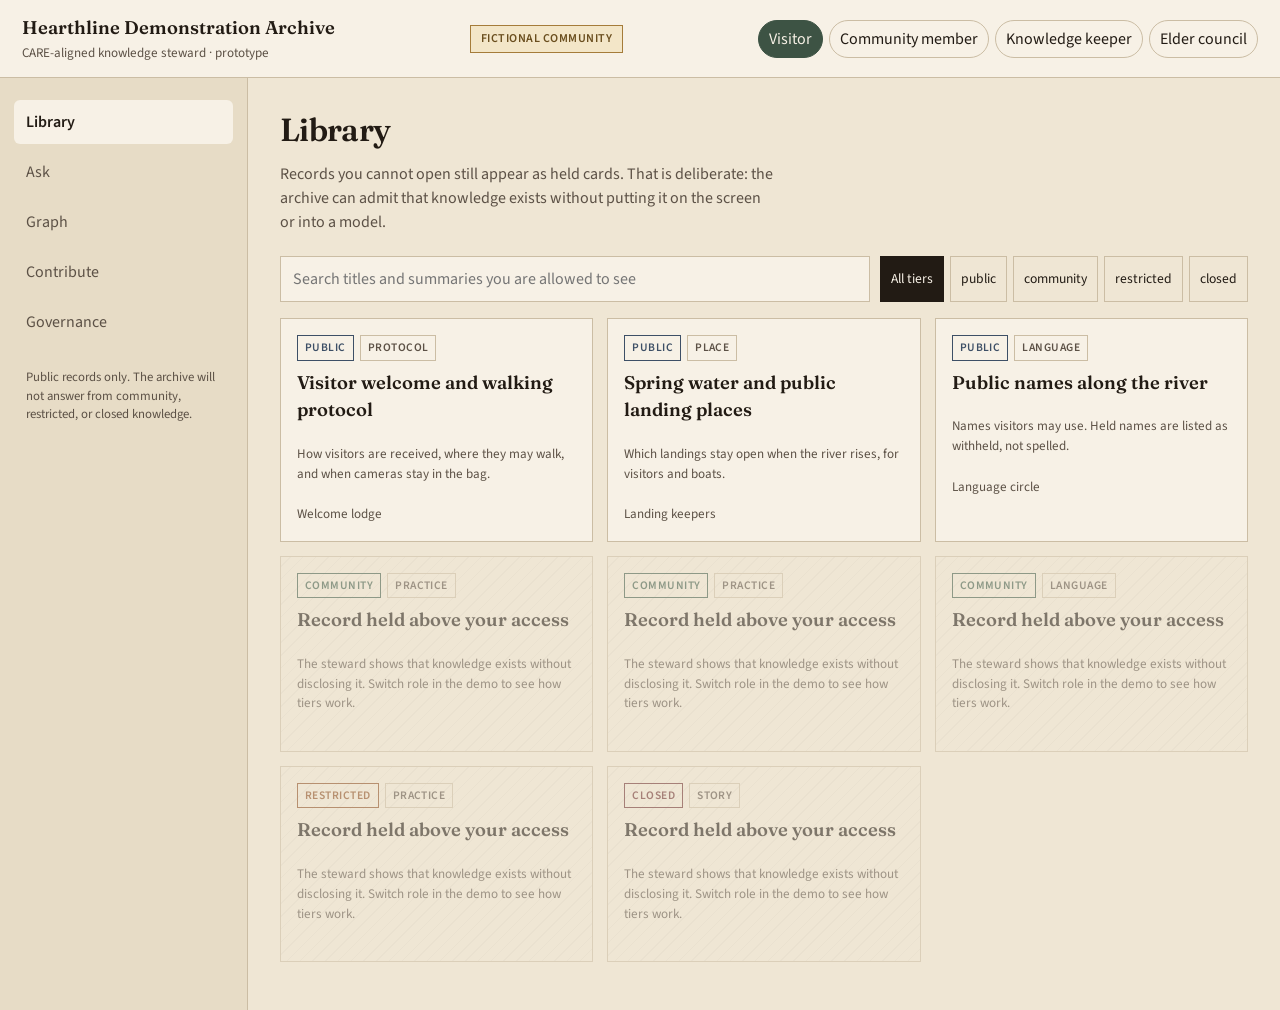
<file: index.html>
<!doctype html>
<html lang="en">
  <head>
    <meta charset="UTF-8" />
    <meta name="viewport" content="width=device-width, initial-scale=1.0" />
    <title>Hearthline — Knowledge Steward</title>
    <link rel="preconnect" href="https://fonts.googleapis.com" />
    <link rel="preconnect" href="https://fonts.gstatic.com" crossorigin />
    <link
      href="https://fonts.googleapis.com/css2?family=Fraunces:opsz,wght@9..144,400;9..144,600&family=Source+Sans+3:wght@400;500;600;700&display=swap"
      rel="stylesheet"
    />
    <link rel="stylesheet" href="styles.css" />
  </head>
  <body>
    <div class="app">
      <header class="topbar">
        <div class="brand">
          <strong>Hearthline Demonstration Archive</strong>
          <span>CARE-aligned knowledge steward · prototype</span>
        </div>
        <span class="demo-flag">Fictional community</span>
        <div class="roles" id="roles" role="tablist" aria-label="Demonstration role"></div>
      </header>
      <nav class="nav" id="nav"></nav>
      <main class="main" id="main"></main>
    </div>
    <script src="app.js"></script>
  </body>
</html>
</file>
<file: styles.css>
:root {
  --paper: #efe6d4;
  --paper-2: #e7dcc6;
  --ink: #221b14;
  --ink-soft: #5c5146;
  --rule: #cbbda4;
  --moss: #3d5344;
  --clay: #9c4b32;
  --gold: #a57c3a;
  --closed: #6b2e2e;
  --restricted: #8a4b1f;
  --community: #3f5c4a;
  --public: #3d4f66;
  --white: #f7f1e6;
  --serif: "Fraunces", "Palatino Linotype", Georgia, serif;
  --sans: "Source Sans 3", "Segoe UI", sans-serif;
}

* { box-sizing: border-box; }

html, body {
  margin: 0;
  min-height: 100%;
}

body {
  background: var(--paper);
  color: var(--ink);
  font-family: var(--sans);
  font-size: 16px;
  line-height: 1.5;
}

button, input, textarea, select {
  font: inherit;
  color: inherit;
}

button { cursor: pointer; }

.app {
  min-height: 100vh;
  display: grid;
  grid-template-columns: 248px 1fr;
  grid-template-rows: auto 1fr;
}

.topbar {
  grid-column: 1 / -1;
  display: flex;
  align-items: center;
  justify-content: space-between;
  gap: 16px;
  padding: 14px 22px;
  border-bottom: 1px solid var(--rule);
  background: var(--white);
}

.brand { display: flex; flex-direction: column; gap: 2px; }

.brand strong {
  font-family: var(--serif);
  font-size: 1.15rem;
  font-weight: 600;
}

.brand span, .muted {
  color: var(--ink-soft);
  font-size: 0.82rem;
}

.demo-flag {
  border: 1px solid var(--gold);
  color: #6a4e1e;
  background: #f3e6c8;
  padding: 4px 10px;
  font-size: 0.75rem;
  font-weight: 600;
  letter-spacing: 0.04em;
  text-transform: uppercase;
}

.roles, .chips, .row, .examples { display: flex; gap: 6px; flex-wrap: wrap; }

.roles button {
  border: 1px solid var(--rule);
  background: transparent;
  padding: 6px 10px;
  border-radius: 999px;
}

.roles button.active {
  background: var(--moss);
  border-color: var(--moss);
  color: var(--white);
}

.nav {
  border-right: 1px solid var(--rule);
  padding: 22px 14px;
  display: flex;
  flex-direction: column;
  gap: 6px;
  background: var(--paper-2);
}

.nav button {
  text-align: left;
  border: 0;
  background: transparent;
  padding: 10px 12px;
  border-radius: 6px;
  color: var(--ink-soft);
}

.nav button.active {
  background: var(--white);
  color: var(--ink);
  font-weight: 600;
}

.nav p {
  margin: 18px 12px 0;
  font-size: 0.8rem;
  color: var(--ink-soft);
  line-height: 1.45;
}

.main { padding: 28px 32px 48px; overflow: auto; }

.page-head h1 {
  font-family: var(--serif);
  font-size: 2rem;
  font-weight: 600;
  margin: 0 0 8px;
  letter-spacing: -0.02em;
}

.page-head p {
  margin: 0;
  max-width: 62ch;
  color: var(--ink-soft);
}

.toolbar {
  display: flex;
  gap: 10px;
  flex-wrap: wrap;
  margin: 22px 0 16px;
}

.search {
  flex: 1;
  min-width: 200px;
  border: 1px solid var(--rule);
  background: var(--white);
  padding: 10px 12px;
}

.chips button {
  border: 1px solid var(--rule);
  background: transparent;
  padding: 6px 10px;
  font-size: 0.85rem;
}

.chips button.active, .examples button.active {
  background: var(--ink);
  color: var(--white);
  border-color: var(--ink);
}

.grid {
  display: grid;
  grid-template-columns: repeat(auto-fill, minmax(280px, 1fr));
  gap: 14px;
}

.card {
  background: var(--white);
  border: 1px solid var(--rule);
  padding: 16px;
  display: flex;
  flex-direction: column;
  gap: 8px;
  text-align: left;
}

.card h3, .detail h2, h2.section {
  font-family: var(--serif);
  font-weight: 600;
  margin: 0;
}

.card h3 { font-size: 1.15rem; }
.detail h2 { margin: 8px 0; }
h2.section { font-size: 1.2rem; margin: 28px 0 8px; }

.meta { display: flex; flex-wrap: wrap; gap: 6px; }

.tag {
  font-size: 0.72rem;
  font-weight: 600;
  letter-spacing: 0.04em;
  text-transform: uppercase;
  padding: 3px 7px;
  border: 1px solid currentColor;
}

.tag.public { color: var(--public); }
.tag.community { color: var(--community); }
.tag.restricted { color: var(--restricted); }
.tag.closed { color: var(--closed); }
.tag.proto { color: var(--ink-soft); border-color: var(--rule); }

.veil {
  opacity: 0.55;
  background: repeating-linear-gradient(
    -45deg,
    transparent,
    transparent 8px,
    rgba(34, 27, 20, 0.04) 8px,
    rgba(34, 27, 20, 0.04) 9px
  );
}

.detail, .answer, .callout, .graph-wrap {
  margin-top: 22px;
  background: var(--white);
  border: 1px solid var(--rule);
  padding: 22px;
}

.body, .answer { max-width: 68ch; white-space: pre-wrap; }

.ask-box { display: flex; flex-direction: column; gap: 10px; margin-top: 20px; }

textarea, input, select {
  border: 1px solid var(--rule);
  background: var(--white);
  padding: 10px 12px;
  width: 100%;
}

.ask-box textarea { min-height: 88px; resize: vertical; }

.btn {
  border: 1px solid var(--moss);
  background: var(--moss);
  color: var(--white);
  padding: 8px 14px;
  width: auto;
}

.btn.ghost {
  background: transparent;
  color: var(--ink);
  border-color: var(--rule);
}

.examples button {
  border: 1px dashed var(--rule);
  background: transparent;
  padding: 6px 10px;
  font-size: 0.85rem;
  text-align: left;
  max-width: 420px;
}

.answer { border-left: 4px solid var(--moss); }
.answer.withheld { border-left-color: var(--clay); }

.form { display: grid; gap: 12px; max-width: 640px; margin-top: 20px; }
.form label { display: grid; gap: 6px; font-size: 0.88rem; font-weight: 600; }
.form input, .form textarea, .form select { font-weight: 400; }

.checks { display: grid; gap: 8px; }
.checks label {
  display: flex;
  gap: 8px;
  align-items: flex-start;
  font-weight: 400;
}
.checks input { width: auto; margin-top: 4px; }

.table {
  width: 100%;
  border-collapse: collapse;
  margin-top: 8px;
  font-size: 0.92rem;
}

.table th, .table td {
  text-align: left;
  padding: 8px 10px;
  border-bottom: 1px solid var(--rule);
  vertical-align: top;
}

.table th {
  font-size: 0.75rem;
  text-transform: uppercase;
  letter-spacing: 0.05em;
  color: var(--ink-soft);
}

.graph-wrap { padding: 0; overflow: auto; }

.callout {
  background: #f3ead6;
  max-width: 72ch;
}

.stats { display: flex; gap: 22px; margin-top: 18px; }

.stats b {
  display: block;
  font-family: var(--serif);
  font-size: 1.6rem;
  font-weight: 600;
}

.stats span { color: var(--ink-soft); font-size: 0.82rem; }

@media (max-width: 860px) {
  .app { grid-template-columns: 1fr; }
  .nav {
    flex-direction: row;
    flex-wrap: wrap;
    border-right: 0;
    border-bottom: 1px solid var(--rule);
  }
  .nav p { display: none; }
  .main { padding: 20px 16px 40px; }
  .topbar { flex-direction: column; align-items: flex-start; }
}
</file>
